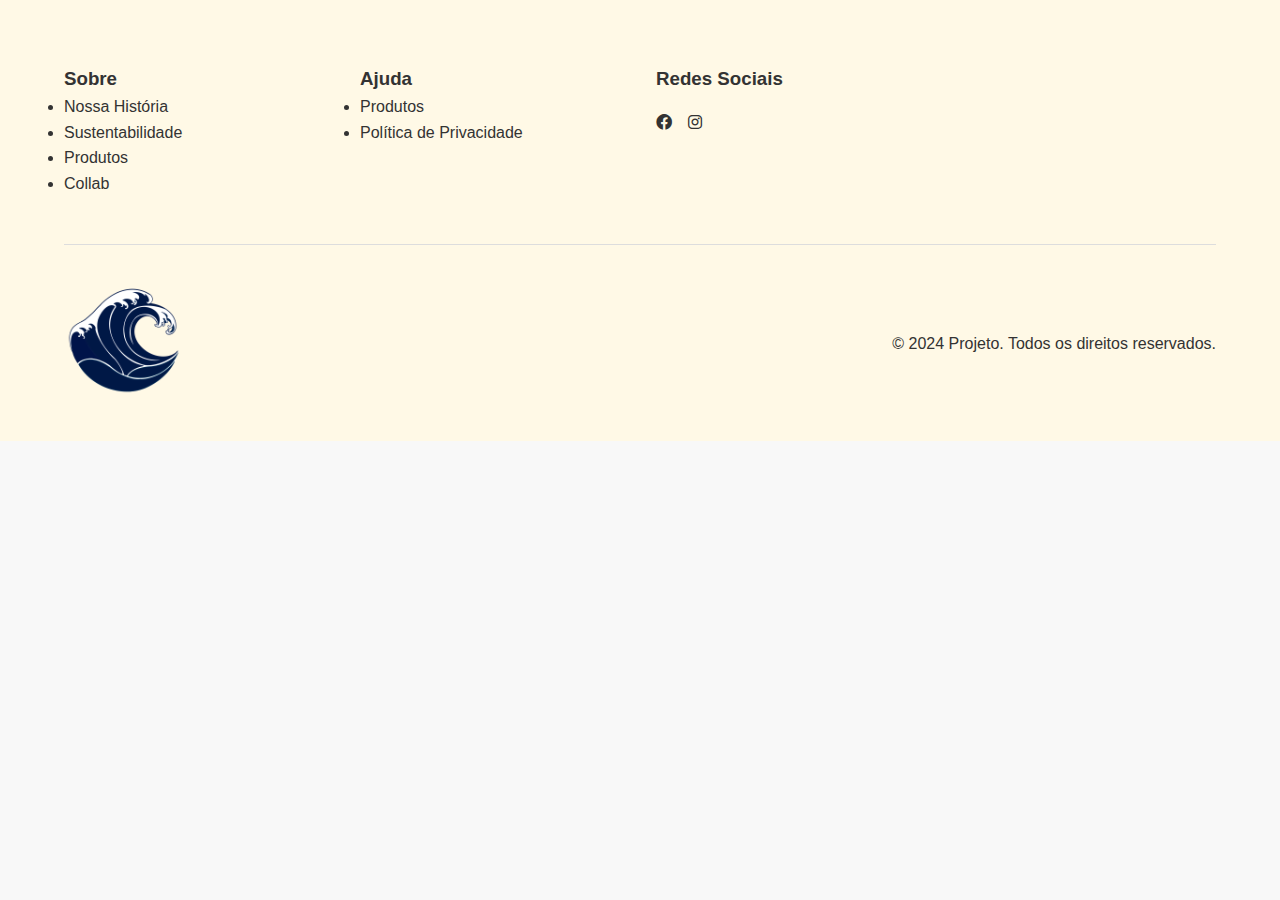
<file: contato.html>
<!DOCTYPE html>
<html lang="pt-br">
<head>
    <meta charset="UTF-8">
    <meta name="viewport" content="width=device-width, initial-scale=1.0">
    <title>Contato</title>
    <link rel="stylesheet" href="styles.css">
    <link rel="stylesheet" href="https://cdnjs.cloudflare.com/ajax/libs/font-awesome/6.0.0/css/all.min.css">
</head>
<body>
    <footer>
        <div class="footer-content">
            <div class="footer-section">
                <h3>Sobre</h3>
                <ul>
                    <li><a href="sobre.html">Nossa História</a></li>
                    <li><a href="sustentabilidade.html">Sustentabilidade</a></li>
                    <li><a href="produtos.html">Produtos</a></li>
                    <li><a href="collab.html">Collab</a></li>
                </ul>
            </div>
            <div class="footer-section">
                <h3>Ajuda</h3>
                <ul>
                    <li><a href="produtos.html">Produtos</a></li>
                    <li><a href="#">Política de Privacidade</a></li>
                </ul>
            </div>
            <div class="footer-section">
                <h3>Redes Sociais</h3>
                <div class="social-icons">
                    <a href="https://www.facebook.com" target="_blank"><i class="fab fa-facebook"></i></a>
                    <a href="https://www.instagram.com" target="_blank"><i class="fab fa-instagram"></i></a>
                </div>
            </div>
        </div>
        <div class="footer-bottom">
            <img src="logo novo.PNG" alt="Logo" class="footer-logo" style="max-width: 120px; margin-bottom: 12px;">
            <p>&copy; 2024 Projeto. Todos os direitos reservados.</p>
        </div>
    </footer>
</html>
</file>
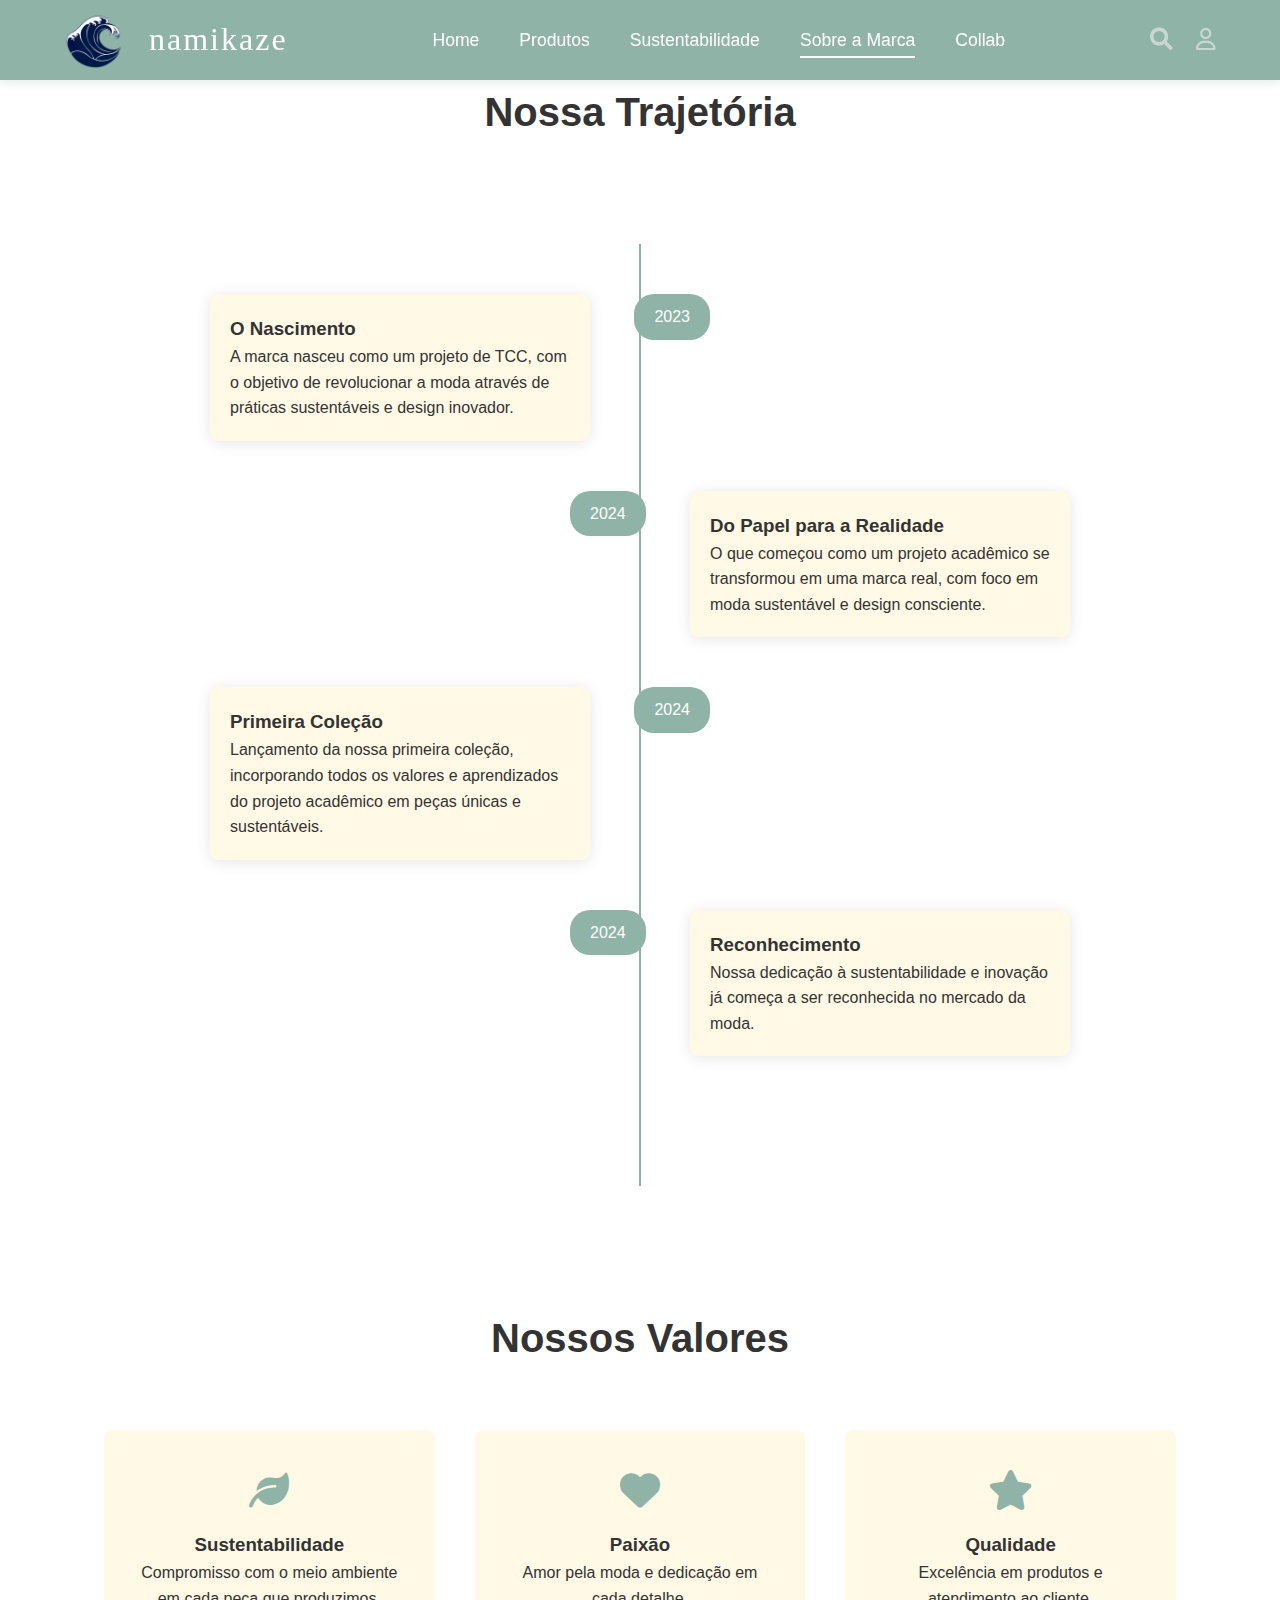
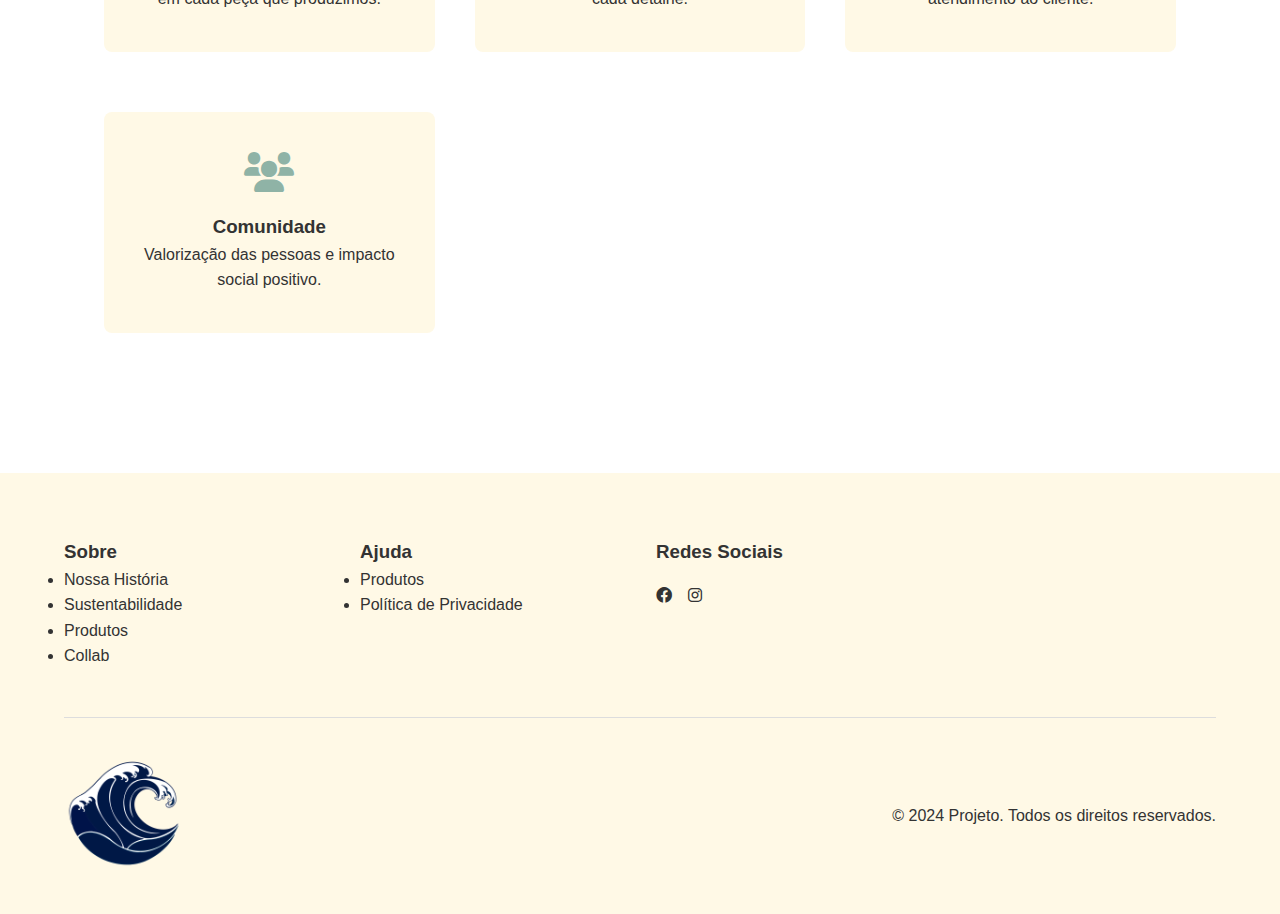
<file: sobre.html>
<!DOCTYPE html>
<html lang="pt-br">
<head>
    <meta charset="UTF-8">
    <meta name="viewport" content="width=device-width, initial-scale=1.0">
    <title>Sobre a Marca - Projeto</title>
    <link rel="stylesheet" href="styles.css">
    <link rel="stylesheet" href="https://cdnjs.cloudflare.com/ajax/libs/font-awesome/6.0.0/css/all.min.css">
    <link href="https://fonts.cdnfonts.com/css/monotype-baskerville-etext" rel="stylesheet">
</head>
<body>
    <header>
        <nav>
            <div class="logo-container">
                <div class="logo">
                    <img src="logo novo.PNG" alt="Logo">
                </div>
                <div class="brand-name">namikaze</div>
            </div>
            <ul class="menu">
                <li><a href="index.html">Home</a></li>
                <li><a href="produtos.html">Produtos</a></li>
                <li><a href="sustentabilidade.html">Sustentabilidade</a></li>
                <li><a href="sobre.html" class="active">Sobre a Marca</a></li>
                <li><a href="collab.html">Collab</a></li>
            </ul>
            <div class="nav-icons">
                <a href="#" class="search-icon"><i class="fas fa-search"></i></a>
                <a href="#" class="profile-icon"><i class="far fa-user"></i></a>
            </div>
        </nav>
    </header>

   

        <section class="historia">
            <div class="container">
                <h2>Nossa Trajetória</h2>
                <div class="timeline">
                    <div class="timeline-item">
                        <div class="year">2023</div>
                        <div class="content">
                            <h3>O Nascimento</h3>
                            <p>A marca nasceu como um projeto de TCC, com o objetivo de revolucionar a moda através de práticas sustentáveis e design inovador.</p>
                        </div>
                    </div>
                    <div class="timeline-item">
                        <div class="year">2024</div>
                        <div class="content">
                            <h3>Do Papel para a Realidade</h3>
                            <p>O que começou como um projeto acadêmico se transformou em uma marca real, com foco em moda sustentável e design consciente.</p>
                        </div>
                    </div>
                    <div class="timeline-item">
                        <div class="year">2024</div>
                        <div class="content">
                            <h3>Primeira Coleção</h3>
                            <p>Lançamento da nossa primeira coleção, incorporando todos os valores e aprendizados do projeto acadêmico em peças únicas e sustentáveis.</p>
                        </div>
                    </div>
                    <div class="timeline-item">
                        <div class="year">2024</div>
                        <div class="content">
                            <h3>Reconhecimento</h3>
                            <p>Nossa dedicação à sustentabilidade e inovação já começa a ser reconhecida no mercado da moda.</p>
                        </div>
                    </div>
                </div>
            </div>
        </section>

        <section class="valores">
            <div class="container">
                <h2>Nossos Valores</h2>
                <div class="valores-grid">
                    <div class="valor-item">
                        <i class="fas fa-leaf"></i>
                        <h3>Sustentabilidade</h3>
                        <p>Compromisso com o meio ambiente em cada peça que produzimos.</p>
                    </div>
                    <div class="valor-item">
                        <i class="fas fa-heart"></i>
                        <h3>Paixão</h3>
                        <p>Amor pela moda e dedicação em cada detalhe.</p>
                    </div>
                    <div class="valor-item">
                        <i class="fas fa-star"></i>
                        <h3>Qualidade</h3>
                        <p>Excelência em produtos e atendimento ao cliente.</p>
                    </div>
                    <div class="valor-item">
                        <i class="fas fa-users"></i>
                        <h3>Comunidade</h3>
                        <p>Valorização das pessoas e impacto social positivo.</p>
                    </div>
                </div>
            </div>
        </section>

       

    <footer>
        <div class="footer-content">
            <div class="footer-section">
                <h3>Sobre</h3>
                <ul>
                    <li><a href="sobre.html">Nossa História</a></li>
                    <li><a href="sustentabilidade.html">Sustentabilidade</a></li>
                    <li><a href="produtos.html">Produtos</a></li>
                    <li><a href="collab.html">Collab</a></li>
                </ul>
            </div>
            <div class="footer-section">
                <h3>Ajuda</h3>
                <ul>
                    <li><a href="produtos.html">Produtos</a></li>
                    <li><a href="#">Política de Privacidade</a></li>
                </ul>
            </div>
            <div class="footer-section">
                <h3>Redes Sociais</h3>
                <div class="social-icons">
                    <a href="https://www.facebook.com" target="_blank"><i class="fab fa-facebook"></i></a>
                    <a href="https://www.instagram.com" target="_blank"><i class="fab fa-instagram"></i></a>
                </div>
            </div>
        </div>
        <div class="footer-bottom">
            <img src="logo novo.PNG" alt="Logo" class="footer-logo" style="max-width: 120px; margin-bottom: 12px;">
            <p>&copy; 2024 Projeto. Todos os direitos reservados.</p>
        </div>
    </footer>
</body>
</html>
</file>
<file: styles.css>
/* Importação da fonte Baskerville */
@import url('https://fonts.cdnfonts.com/css/monotype-baskerville-etext');

/* Definição alternativa para a fonte Baskerville */
@font-face {
    font-family: 'Monotype Baskerville eText';
    src: url('https://fonts.cdnfonts.com/s/35059/BaskervilleETextW01-Regular.woff2') format('woff2'),
         url('https://fonts.cdnfonts.com/s/35059/BaskervilleETextW01-Regular.woff') format('woff');
    font-weight: normal;
    font-style: normal;
}

* {
    margin: 0;
    padding: 0;
    box-sizing: border-box;
}

body {
    font-family: 'Segoe UI', Tahoma, Geneva, Verdana, sans-serif;
    line-height: 1.6;
    color: #333;
    background-color: #f8f8f8;
}

a {
    text-decoration: none;
    color: inherit;
    transition: all 0.3s ease;
}

/* Header e Navegação */
header {
    background-color: #8FB3A6;
    box-shadow: 0 2px 10px rgba(0, 0, 0, 0.1);
    position: fixed;
    width: 100%;
    top: 0;
    z-index: 1000;
    height: 80px; /* Aumentado de 55px para 80px */
}

nav {
    display: flex;
    justify-content: space-between;
    align-items: center;
    padding: 0.5rem 5%;
    max-width: 1400px;
    margin: 0 auto;
    height: 100%;
}

.logo-container {
    display: flex;
    align-items: center;
    gap: 20px;
}

.logo {
    display: flex;
    align-items: center;
}

.logo img {
    height: 60px; /* Aumentado de 50px para 60px */
}

.brand-name {
    font-weight: normal;
    color: white;
    font-size: 2rem; /* Aumentado para 2rem */
    letter-spacing: 2px;
    font-family: 'Monotype Baskerville eText', 'Baskerville', serif;
    margin-left: 5px;
}

.menu {
    display: flex;
    list-style: none;
    gap: 2.5rem; /* Aumentado de 2rem para 2.5rem */
}

.menu a {
    font-weight: 500;
    padding: 0.5rem 0;
    position: relative;
    color: white;
    font-size: 1.1rem; /* Novo tamanho de fonte */
}

.menu a::after {
    content: '';
    position: absolute;
    bottom: 0;
    left: 0;
    width: 0;
    height: 2px;
    background-color: white;
    transition: width 0.3s ease;
}

.menu a:hover::after,
.menu a.active::after {
    width: 100%;
}

.nav-icons {
    display: flex;
    gap: 1.5rem;
    align-items: center;
}

.nav-icons a {
    color: rgba(255, 255, 255, 0.7);
    transition: all 0.3s ease;
    font-size: 1.4rem; /* Aumentado de 1.2rem para 1.4rem */
}

.nav-icons a:hover {
    color: rgba(255, 255, 255, 1);
}

.nav-icons i {
    opacity: 0.7;
    transition: opacity 0.3s ease;
}

.nav-icons i:hover {
    opacity: 1;
}

/* Espaçamento padrão entre sections */
main > section {
    margin-bottom: 7px;
}

/* Hero Section */
.hero {
    position: relative;
    width: 100%;
    height: 100vh;
    overflow: hidden;
    margin-bottom: 7px;
    color: white;
    margin-top: 80px; /* Adicionado para compensar o header fixo */
}

.hero img {
    width: 100%;
    height: 100%;
    object-fit: cover;
    position: absolute;
    top: 0;
    left: 0;
}

.hero-content {
    position: relative;
    z-index: 1;
    color: white !important;
    text-align: center;
    padding: 2rem;
    display: flex;
    flex-direction: column;
    justify-content: center;
    align-items: center;
    height: 100%;
    background-color: rgba(0, 0, 0, 0.4);
}

.hero-content h1 {
    font-size: 3rem;
    margin-bottom: 1rem;
    color: white !important;
}

.hero-content p {
    font-size: 1.2rem;
    margin-bottom: 2rem;
    color: white !important;
}

.cta-button {
    display: inline-block;
    padding: 1rem 2rem;
    background-color: #fff;
    color: #000;
    text-decoration: none;
    border-radius: 5px;
    font-weight: bold;
    transition: all 0.3s ease;
}

.cta-button:hover {
    background-color: #000;
    color: #fff;
}

/* Image Grid */
.image-grid {
    display: flex;
    gap: 7px;
    padding: 0 10px;
    max-width: 1920px;
    margin: 0 auto;
    margin-bottom: 7px;
}

.grid-item {
    position: relative;
    height: 800px;
    overflow: hidden;
}

.grid-item.left {
    width: 80%;
}

.grid-item.right {
    width: 40%;
}

.grid-item img {
    width: 100%;
    height: 100%;
    object-fit: cover;
}

/* Bottom Text */
.bottom-text {
    text-align: center;
    padding: 2rem;
    font-size: 1.2rem;
    margin-bottom: 7px;
}

.highlight {
    font-weight: bold;
}

/* Seção de Cadastro */
.cadastro {
    padding: 4rem 2rem;
    max-width: 1200px;
    margin: 0 auto;
    margin-bottom: 7px;
}

.cadastro-content {
    display: flex;
    justify-content: space-between;
    gap: 4rem;
    position: relative;
    margin-bottom: 2rem;
}

.cadastro-text {
    max-width: 400px;
}

.cadastro h2 {
    font-size: 1.5rem;
    font-weight: 500;
    color: #000;
    margin-bottom: 1rem;
}

.cadastro-text p {
    color: #000;
}

.form-cadastro {
    display: flex;
    gap: 1rem;
    align-items: center;
    flex: 1;
    margin-top: 3.5rem;
}

.form-cadastro input {
    flex: 1;
    padding: 1rem 1.5rem;
    border: 1px solid #E5E5E5;
    border-radius: 50px;
    font-size: 1rem;
    min-width: 0;
}

.form-cadastro input::placeholder {
    color: #666;
}

.form-cadastro button {
    padding: 1rem 3rem;
    background-color: #000;
    color: white;
    border: none;
    border-radius: 50px;
    cursor: pointer;
    font-size: 1rem;
    white-space: nowrap;
    min-width: 200px;
}

.form-info {
    font-size: 0.9rem;
    color: #666;
    line-height: 1.6;
    max-width: 800px;
}

/* Footer */
footer {
    background-color: #FFF9E6;
    padding: 4rem 5% 2rem;
}

.footer-content {
    display: grid;
    grid-template-columns: repeat(4, 1fr);
    gap: 2rem;
    max-width: 1400px;
    margin: 0 auto;
}

.footer-col h3, .footer-col h4 {
    margin-bottom: 1.5rem;
    font-weight: 600;
    color: #000;
}

.footer-col p {
    color: #666;
    margin-bottom: 1.5rem;
}

.footer-col ul {
    list-style: none;
}

.footer-col ul li {
    margin-bottom: 0.8rem;
}

.footer-col ul li a {
    color: #666;
    transition: color 0.3s ease;
}

.footer-col ul li a:hover {
    color: #8FB3A6;
}

.social-icons {
    display: flex;
    gap: 1rem;
    margin-top: 1rem;
}

.social-icons img {
    width: 24px;
    height: 24px;
    transition: all 0.3s ease;
}

.social-icons img:hover {
    transform: scale(1.1);
    opacity: 0.8;
}

.footer-bottom {
    margin-top: 3rem;
    padding-top: 2rem;
    border-top: 1px solid #ddd;
    display: flex;
    justify-content: space-between;
    align-items: center;
    max-width: 1400px;
    margin: 3rem auto 0;
}

.footer-links {
    display: flex;
    gap: 2rem;
}

.footer-links a {
    color: #666;
    transition: color 0.3s ease;
}

.footer-links a:hover {
    color: #8FB3A6;
}

/* Responsividade */
@media (max-width: 1024px) {
    .novidades-hero {
        grid-template-columns: 1fr;
    }

    .novidades-secundarias {
        grid-template-columns: repeat(2, 1fr);
    }

    .tendencias-grid {
        grid-template-columns: repeat(2, 1fr);
    }

    .footer-content {
        grid-template-columns: repeat(2, 1fr);
    }
}

@media (max-width: 768px) {
    .menu {
        display: none;
    }

    .novidade-destaque {
        grid-template-columns: 1fr;
    }

    .novidades-secundarias {
        grid-template-columns: 1fr;
    }

    .tendencias-grid {
        grid-template-columns: 1fr;
    }

    .footer-content {
        grid-template-columns: 1fr;
    }

    .footer-bottom {
        flex-direction: column;
        gap: 1rem;
        text-align: center;
    }

    .input-group {
        flex-direction: column;
    }

    .carrossel-simples {
        height: 80vh;
        margin-top: 80px; /* Atualizado para a nova altura do header */
    }
    
    .produtos-hero,
    .novidades-hero,
    .sustentabilidade-hero,
    .sobre-hero,
    .hero-sobre,
    .launch-hero {
        margin-top: 80px; /* Atualizado para a nova altura do header */
    }
}

/* Carrossel */
.carousel {
    position: relative;
    width: 100%;
    height: 100vh;
    background-color: #666;
    display: flex;
    justify-content: center;
    align-items: center;
    margin-bottom: 7px;
}

.carousel-content {
    position: absolute;
    text-align: center;
    color: white;
    z-index: 2;
    padding: 2rem;
}

.carousel-content h2 {
    font-size: 3rem;
    font-weight: normal;
    color: white;
}

.carousel-content .highlight {
    font-weight: bold;
    color: white;
}

.carousel-image {
    position: absolute;
    top: 0;
    left: 0;
    width: 100%;
    height: 100%;
}

.carousel-image img {
    width: 100%;
    height: 100%;
    object-fit: cover;
}

/* Responsividade do Carrossel */
@media (max-width: 768px) {
    .carousel-content h2 {
        font-size: 2rem;
    }
}

/* Página de Produto */
.page-wrapper {
    padding-top: 80px; /* Atualizado para a nova altura do header */
    background-color: #fff;
}

.produto {
    max-width: 100%;
    margin: 0 auto;
}

.breadcrumb {
    font-size: 0.875rem;
    padding: 1rem 2rem;
    color: #666;
    max-width: 1200px;
    margin: 0 auto;
}

.breadcrumb a {
    color: #666;
    text-decoration: none;
}

.produto-grid {
    display: grid;
    grid-template-columns: 65% 35%;
    width: 100%;
}

.imagens {
    display: grid;
    grid-template-columns: repeat(2, 1fr);
    background: #f5f5f5;
}

.imagem-produto {
    width: 100%;
    height: 100%;
    object-fit: contain;
    background: #f5f5f5;
    padding: 2rem;
}

.info {
    display: flex;
    flex-direction: column;
    gap: 1.5rem;
    padding: 2rem;
    background: white;
}

.info h1 {
    font-size: 1.25rem;
    line-height: 1.4;
    font-weight: 500;
    color: #333;
}

.preco {
    margin-bottom: 0.5rem;
}

.preco h2 {
    font-size: 1.25rem;
    font-weight: 500;
    color: #333;
}

.cor-selector {
    display: flex;
    gap: 1rem;
}

.cor-opcao {
    padding: 0.75rem 1.5rem;
    font-size: 0.875rem;
    border: 1px solid #ddd;
    background: white;
    border-radius: 4px;
    cursor: pointer;
    min-width: 200px;
}

.cor-opcao.selected {
    border-color: #333;
}

.descricao {
    font-size: 0.875rem;
    line-height: 1.6;
    color: #666;
}

.tamanhos {
    display: flex;
    gap: 0.75rem;
}

.tamanhos button {
    width: 45px;
    height: 45px;
    border: 1px solid #ddd;
    background: white;
    border-radius: 50%;
    font-size: 0.875rem;
    cursor: pointer;
    transition: all 0.2s;
}

.tamanhos button:hover,
.tamanhos button.selected {
    border-color: #333;
}

.acoes {
    display: flex;
    flex-direction: column;
    gap: 0.75rem;
    margin-top: 1rem;
}

.acoes button {
    padding: 1rem;
    font-size: 0.875rem;
    border: none;
    border-radius: 50px;
    cursor: pointer;
    width: 100%;
    transition: all 0.2s;
    font-weight: 500;
}

.adicionar {
    background-color: #00BFB3;
    color: white;
}

.comprar {
    background-color: #008F86;
    color: white;
}

.adicionar:hover {
    background-color: #00a69b;
}

.comprar:hover {
    background-color: #007a73;
}

.acordeao {
    border-top: 1px solid #ddd;
}

.acordeao details {
    border-bottom: 1px solid #ddd;
    padding: 1rem 0;
}

.acordeao summary {
    font-size: 0.875rem;
    cursor: pointer;
    list-style: none;
    display: flex;
    align-items: center;
}

.acordeao summary::-webkit-details-marker {
    display: none;
}

.acordeao summary::before {
    content: "+";
    margin-right: 0.75rem;
    font-size: 1rem;
}

details[open] summary::before {
    content: "-";
}

.acordeao p {
    padding: 1rem 0 0 1.5rem;
    color: #666;
    font-size: 0.875rem;
    line-height: 1.6;
}

/* Produtos Relacionados */
.produtos-relacionados {
    padding: 4rem 0;
    background: #fff;
    border-top: 1px solid #eee;
}

.produtos-relacionados .container {
    max-width: 90%;
    margin: 0 auto;
}

.produtos-relacionados h2 {
    font-size: 1.25rem;
    font-weight: normal;
    color: #333;
    margin-bottom: 3rem;
    max-width: 90%;
    margin-left: auto;
    margin-right: auto;
}

.carrossel-container {
    position: relative;
    display: flex;
    align-items: center;
    gap: 1rem;
    width: 100%;
}

.produtos-grid {
    display: grid;
    grid-template-columns: repeat(6, 1fr);
    gap: 1.5rem;
    width: 100%;
    overflow-x: auto;
    scroll-behavior: smooth;
    scrollbar-width: none;
    -ms-overflow-style: none;
    padding: 1rem;
}

.produtos-grid::-webkit-scrollbar {
    display: none;
}

.produto-card {
    display: flex;
    flex-direction: column;
    gap: 1rem;
    min-width: 280px;
}

.produto-card img {
    width: 100%;
    aspect-ratio: 1;
    object-fit: cover;
    background: #f5f5f5;
}

.produto-card h3 {
    font-size: 0.875rem;
    font-weight: normal;
    color: #333;
    margin: 0;
}

.produto-card .preco-produto {
    font-size: 0.875rem;
    color: #333;
    margin: 0;
}

.produto-card .parcelas {
    font-size: 0.75rem;
    color: #666;
    margin: 0;
}

.nav-btn {
    position: absolute;
    top: 50%;
    transform: translateY(-50%);
    width: 48px;
    height: 48px;
    border: none;
    background: rgba(255, 255, 255, 0.9);
    border-radius: 50%;
    font-size: 2rem;
    display: flex;
    align-items: center;
    justify-content: center;
    cursor: pointer;
    box-shadow: 0 2px 4px rgba(0, 0, 0, 0.1);
    z-index: 2;
    transition: all 0.3s ease;
}

.nav-btn:hover {
    background: white;
    box-shadow: 0 4px 8px rgba(0, 0, 0, 0.2);
}

.nav-btn.prev {
    left: 0;
}

.nav-btn.next {
    right: 0;
}

@media (max-width: 768px) {
    .produtos-relacionados {
        padding: 2rem 0;
    }

    .produtos-relacionados .container {
        max-width: 100%;
    }

    .produtos-grid {
        grid-template-columns: repeat(6, 80%);
        gap: 1rem;
        padding: 0.5rem;
    }

    .produto-card {
        min-width: 200px;
    }

    .nav-btn {
        width: 40px;
        height: 40px;
        font-size: 1.5rem;
    }
}

@media (max-width: 480px) {
    .produtos-grid {
        grid-template-columns: repeat(6, 90%);
    }
}

/* Página de Produtos */
.produtos-page {
    padding-top: 0;
}

.produtos-hero {
    height: 60vh;
    background: url('https://i.pinimg.com/736x/d9/0a/37/d90a37a310896c9b6c2c3e2eb7736b1e.jpg') center/cover;
    display: flex;
    align-items: center;
    justify-content: center;
    text-align: center;
    color: white;
    position: relative;
    margin-top: 80px; /* Atualizado para a nova altura do header */
}

.produtos-hero::before {
    content: '';
    position: absolute;
    top: 0;
    left: 0;
    right: 0;
    bottom: 0;
    background: rgba(0, 0, 0, 0.4);
}

.hero-text {
    position: relative;
    z-index: 1;
    color: white !important;
}

.hero-text h1 {
    font-size: 3.5rem;
    margin-bottom: 1rem;
    font-weight: 300;
    color: white !important;
}

.hero-text p {
    font-size: 1.2rem;
    opacity: 0.9;
    color: white !important;
}

.filtros {
    padding: 2rem 0;
    background: #fff;
}

.filtros-container {
    max-width: 1200px;
    margin: 0 auto;
    display: flex;
    justify-content: center;
    gap: 1rem;
    padding: 0 1rem;
}

.filtro-btn {
    padding: 0.8rem 1.5rem;
    border: 1px solid #ddd;
    background: transparent;
    border-radius: 25px;
    cursor: pointer;
    transition: all 0.3s ease;
    font-size: 0.9rem;
}

.filtro-btn:hover,
.filtro-btn.active {
    background: #000;
    color: white;
    border-color: #000;
}

.produtos-grid {
    display: grid;
    grid-template-columns: repeat(3, 1fr);
    gap: 2rem;
    padding: 2rem;
    max-width: 1400px;
    margin: 0 auto;
}

.produto-card {
    position: relative;
}

.produto-imagem {
    position: relative;
    overflow: hidden;
    aspect-ratio: 3/4;
}

.produto-imagem img {
    width: 100%;
    height: 100%;
    object-fit: cover;
    transition: transform 0.3s ease;
}

.produto-hover {
    position: absolute;
    bottom: -50px;
    left: 0;
    right: 0;
    background: rgba(255, 255, 255, 0.9);
    padding: 1rem;
    display: flex;
    justify-content: center;
    transition: bottom 0.3s ease;
}

.produto-card:hover .produto-imagem img {
    transform: scale(1.05);
}

.produto-card:hover .produto-hover {
    bottom: 0;
}

.quick-view {
    padding: 0.8rem 2rem;
    background: #000;
    color: white;
    border: none;
    border-radius: 25px;
    cursor: pointer;
    transition: all 0.3s ease;
}

.quick-view:hover {
    background: #333;
}

.produto-info {
    padding: 1rem 0;
    text-align: center;
}

.produto-info h3 {
    font-size: 1rem;
    margin-bottom: 0.5rem;
    font-weight: normal;
}

.produto-preco {
    font-size: 1.1rem;
    font-weight: bold;
    margin-bottom: 0.3rem;
}

.produto-parcelas {
    font-size: 0.9rem;
    color: #666;
}

.newsletter-produtos {
    background: #f8f8f8;
    padding: 4rem 2rem;
    text-align: center;
    margin-top: 4rem;
}

.newsletter-content {
    max-width: 600px;
    margin: 0 auto;
}

.newsletter-content h2 {
    font-size: 2rem;
    margin-bottom: 1rem;
    font-weight: 400;
    color: #000;
}

.newsletter-content p {
    font-size: 1rem;
    margin-bottom: 2rem;
    color: #666;
    max-width: 600px;
}

.newsletter-form {
    display: flex;
    gap: 1rem;
    margin-top: 2rem;
    max-width: 800px;
}

.newsletter-form input {
    flex: 1;
    padding: 1rem;
    border: 1px solid #ddd;
    border-radius: 5px;
    font-size: 1rem;
    background: #fff;
}

.newsletter-form input::placeholder {
    color: #666;
}

.newsletter-form button {
    padding: 1rem 2rem;
    background-color: #000;
    color: white;
    border: none;
    border-radius: 5px;
    cursor: pointer;
    font-weight: 500;
    min-width: 120px;
}

.newsletter-form button:hover {
    background-color: #333;
}

.newsletter-terms {
    display: flex;
    align-items: flex-start;
    gap: 0.5rem;
    font-size: 0.9rem;
    color: #666;
    margin-top: 1rem;
}

.newsletter-terms input[type="checkbox"] {
    margin-top: 0.3rem;
}

/* Texto descritivo abaixo do formulário */
.form-info {
    font-size: 0.9rem;
    color: #666;
    margin-top: 2rem;
    max-width: 600px;
    line-height: 1.6;
}

@media (max-width: 1200px) {
    .produtos-grid {
        grid-template-columns: repeat(2, 1fr);
        padding: 2rem;
    }
}

@media (max-width: 768px) {
    .produtos-hero h1 {
        font-size: 2.5rem;
    }

    .filtros-container {
        flex-wrap: wrap;
    }

    .produtos-grid {
        grid-template-columns: 1fr;
        padding: 1rem;
    }

    .newsletter-form {
        flex-direction: column;
    }
}

/* Página de Novidades */
.novidades-page {
    padding-top: 0;
}

.novidades-hero {
    margin-top: 80px; /* Atualizado para a nova altura do header */
    display: grid;
    grid-template-columns: 1fr 1fr;
    gap: 2rem;
    padding: 4rem 5%;
    background: rgba(0, 0, 0, 0.2);
    color: white;
}

.hero-content {
    display: flex;
    flex-direction: column;
    justify-content: center;
    gap: 1.5rem;
    padding-right: 2rem;
    color: white !important;
}

.tag-destaque {
    background-color: #8FB3A6;
    color: white;
    padding: 0.5rem 1rem;
    border-radius: 20px;
    display: inline-block;
    font-size: 0.9rem;
    font-weight: 600;
    width: fit-content;
}

.hero-content h1 {
    font-size: 3rem;
    line-height: 1.2;
    color: white !important;
    font-weight: 700;
}

.hero-content p {
    font-size: 1.2rem;
    color: white !important;
}

.cta-button {
    background-color: #8FB3A6;
    color: white;
    padding: 1rem 2rem;
    border-radius: 30px;
    display: inline-flex;
    align-items: center;
    gap: 0.5rem;
    width: fit-content;
    font-weight: 500;
    transition: all 0.3s ease;
}

.cta-button:hover {
    transform: translateX(5px);
    background-color: #7a9a8f;
}

.hero-image {
    position: relative;
    border-radius: 10px;
    overflow: hidden;
    box-shadow: 0 10px 30px rgba(0,0,0,0.1);
}

.hero-image img {
    width: 100%;
    height: 100%;
    object-fit: cover;
}

.hero-overlay {
    position: absolute;
    top: 0;
    left: 0;
    width: 100%;
    height: 100%;
    background: linear-gradient(to right, rgba(0,0,0,0.1), rgba(0,0,0,0.2));
}

/* Grid de Novidades */
.novidades-grid {
    padding: 4rem 5%;
    max-width: 1400px;
    margin: 0 auto;
}

.novidade-destaque {
    display: grid;
    grid-template-columns: 1fr 1fr;
    gap: 2rem;
    margin-bottom: 4rem;
    background: #f8f8f8;
    border-radius: 10px;
    overflow: hidden;
    box-shadow: 0 5px 15px rgba(0,0,0,0.05);
}

.novidade-imagem {
    position: relative;
    overflow: hidden;
}

.novidade-imagem img {
    width: 100%;
    height: 100%;
    object-fit: cover;
    transition: transform 0.3s ease;
}

.novidade-overlay {
    position: absolute;
    top: 0;
    left: 0;
    width: 100%;
    height: 100%;
    background: rgba(0,0,0,0.5);
    display: flex;
    align-items: center;
    justify-content: center;
    opacity: 0;
    transition: opacity 0.3s ease;
}

.novidade-imagem:hover .novidade-overlay {
    opacity: 1;
}

.novidade-imagem:hover img {
    transform: scale(1.05);
}

.read-more {
    color: white;
    padding: 1rem 2rem;
    border: 2px solid white;
    border-radius: 30px;
    font-weight: 500;
    transition: all 0.3s ease;
}

.read-more:hover {
    background-color: rgba(255,255,255,0.2);
}

.novidade-content {
    padding: 2rem;
    display: flex;
    flex-direction: column;
    gap: 1rem;
}

.data {
    color: #666;
    font-size: 0.9rem;
    display: flex;
    align-items: center;
    gap: 0.5rem;
}

.novidade-content h2 {
    font-size: 2rem;
    color: #000;
    font-weight: 600;
}

.novidade-content p {
    color: #666;
    line-height: 1.6;
}

.novidade-tags {
    display: flex;
    gap: 0.5rem;
    flex-wrap: wrap;
    margin-top: 1rem;
}

.tag {
    background-color: #8FB3A6;
    padding: 0.3rem 0.8rem;
    border-radius: 15px;
    font-size: 0.8rem;
    color: white;
    transition: all 0.3s ease;
}

.tag:hover {
    background-color: #7a9a8f;
}

.novidades-secundarias {
    display: grid;
    grid-template-columns: repeat(3, 1fr);
    gap: 2rem;
}

.novidade-card {
    background: #f8f8f8;
    border-radius: 10px;
    overflow: hidden;
    box-shadow: 0 5px 15px rgba(0,0,0,0.05);
    transition: transform 0.3s ease;
}

.novidade-card:hover {
    transform: translateY(-5px);
}

.novidade-card .novidade-content {
    padding: 1.5rem;
}

.novidade-card h3 {
    font-size: 1.5rem;
    color: #000;
    font-weight: 600;
}

/* Seção de Tendências */
.tendencias {
    padding: 4rem 5%;
    background-color: #fff;
}

.tendencias h2 {
    text-align: center;
    margin-bottom: 3rem;
    font-size: 2.5rem;
    color: #000;
    font-weight: 700;
}

.tendencias-grid {
    display: grid;
    grid-template-columns: repeat(3, 1fr);
    gap: 2rem;
    max-width: 1400px;
    margin: 0 auto;
}

.tendencia-item {
    text-align: center;
}

.tendencia-imagem {
    position: relative;
    border-radius: 10px;
    overflow: hidden;
    margin-bottom: 1rem;
    box-shadow: 0 5px 15px rgba(0,0,0,0.1);
}

.tendencia-imagem img {
    width: 100%;
    height: 300px;
    object-fit: cover;
    transition: transform 0.3s ease;
}

.tendencia-overlay {
    position: absolute;
    top: 0;
    left: 0;
    width: 100%;
    height: 100%;
    background: rgba(0,0,0,0.5);
    display: flex;
    align-items: center;
    justify-content: center;
    opacity: 0;
    transition: opacity 0.3s ease;
}

.tendencia-imagem:hover .tendencia-overlay {
    opacity: 1;
}

.tendencia-imagem:hover img {
    transform: scale(1.05);
}

.explore-button {
    color: white;
    padding: 1rem 2rem;
    border: 2px solid white;
    border-radius: 30px;
    font-weight: 500;
    transition: all 0.3s ease;
}

.explore-button:hover {
    background-color: rgba(255,255,255,0.2);
}

.tendencia-item h3 {
    font-size: 1.5rem;
    color: #000;
    margin-bottom: 0.5rem;
    font-weight: 600;
}

.tendencia-item p {
    color: #666;
}

/* Newsletter */
.newsletter-novidades,
.manifesto,
.participe {
    padding: 4rem 5%;
    background-color: #fff;
    text-align: left;
    color: #000;
}

.newsletter-content,
.manifesto-content,
.cta-content {
    max-width: 1200px;
    margin: 0 auto;
}

.newsletter-content h2,
.manifesto h2,
.participe h2 {
    font-size: 2rem;
    margin-bottom: 1rem;
    font-weight: 400;
    color: #000;
}

.newsletter-content p,
.manifesto p,
.participe p {
    font-size: 1rem;
    margin-bottom: 2rem;
    color: #666;
    max-width: 600px;
}

.newsletter-form {
    display: flex;
    gap: 1rem;
    margin-top: 2rem;
    max-width: 800px;
}

.newsletter-form input {
    flex: 1;
    padding: 1rem 1.5rem;
    border: 1px solid #ddd;
    border-radius: 50px;
    font-size: 1rem;
    background: #fff;
    min-width: 0;
}

.newsletter-form input::placeholder {
    color: #666;
}

.newsletter-form button {
    padding: 1rem 2rem;
    background-color: #000;
    color: white;
    border: none;
    border-radius: 50px;
    cursor: pointer;
    font-weight: 500;
    min-width: 150px;
    display: inline-flex;
    align-items: center;
    justify-content: center;
    gap: 0.5rem;
    white-space: nowrap;
}

.newsletter-form button::after {
    content: '→';
    font-size: 1.2rem;
    margin-left: 0.5rem;
}

.newsletter-form button:hover {
    background-color: #333;
}

.newsletter-terms {
    display: flex;
    align-items: flex-start;
    gap: 0.8rem;
    font-size: 0.9rem;
    color: #666;
    margin-top: 1rem;
    cursor: pointer;
}

.newsletter-terms input[type="checkbox"] {
    margin-top: 0.3rem;
    width: 16px;
    height: 16px;
    border-radius: 4px;
    border: 1px solid #ddd;
    cursor: pointer;
}

@media (max-width: 768px) {
    .newsletter-form {
        flex-direction: column;
    }

    .newsletter-form input {
        width: 100%;
    }

    .newsletter-form button {
        width: 100%;
        justify-content: center;
    }
}

/* Página de Sustentabilidade */
.sustentabilidade-page {
    padding-top: 0;
}

.sustentabilidade-hero {
    position: relative;
    min-height: 100vh;
    display: flex;
    align-items: center;
    justify-content: center;
    text-align: center;
    margin-top: 0;
    background: url('https://i.pinimg.com/736x/0f/8d/0d/0f8d0d7b0cf228a33e13939842daf416.jpg') center/cover;
    padding: 4rem 2rem;
}

.cases-grid1 {
    display: flex;
    justify-content: center;
}


.sustentabilidade-hero .hero-content {
    position: relative;
    z-index: 1;
    max-width: 800px;
    margin: 0 auto;
}

.sustentabilidade-hero img {
    display: none;
}

.eco-tag {
    display: inline-block;
    background: #8FB3A6;
    color: white;
    padding: 0.5rem 1.5rem;
    border-radius: 25px;
    font-size: 0.9rem;
    margin-bottom: 2rem;
    text-transform: uppercase;
    letter-spacing: 2px;
}

.sustentabilidade-hero .hero-content h1 {
    color: #333;
    font-size: 3.5rem;
    line-height: 1.2;
    margin-bottom: 1.5rem;
    font-weight: 500;
}

.sustentabilidade-hero .hero-content p {
    color: #666;
    font-size: 1.2rem;
    line-height: 1.6;
}

.nosso-compromisso {
    padding: 6rem 2rem;
    background: #fff;
}

.compromisso-grid {
    display: grid;
    grid-template-columns: 1fr 1fr;
    gap: 4rem;
    max-width: 1400px;
    margin: 0 auto;
}

.compromisso-texto h2 {
    font-size: 2.5rem;
    margin-bottom: 2rem;
    font-weight: 300;
}

.compromisso-texto > p {
    font-size: 1.2rem;
    color: #666;
    margin-bottom: 3rem;
    line-height: 1.6;
}

.compromisso-lista {
    list-style: none;
    display: grid;
    gap: 2rem;
}

.compromisso-lista li {
    display: flex;
    gap: 1.5rem;
    align-items: flex-start;
}

.numero {
    font-size: 2.5rem;
    font-weight: 300;
    color: #4CAF50;
    line-height: 1;
}

.compromisso-lista h3 {
    font-size: 1.2rem;
    margin-bottom: 0.5rem;
    font-weight: 500;
}

.compromisso-lista p {
    color: #666;
}

.compromisso-imagem img {
    width: 100%;
    height: 100%;
    object-fit: cover;
    border-radius: 10px;
}

.impacto-ambiental {
    padding: 6rem 2rem;
    background: #f8f8f8;
}

.impacto-header {
    text-align: center;
    max-width: 700px;
    margin: 0 auto 4rem;
}

.impacto-header h2 {
    font-size: 2.5rem;
    margin-bottom: 1rem;
    font-weight: 300;
}

.impacto-header p {
    color: #666;
    font-size: 1.2rem;
}

.impacto-grid {
    display: grid;
    grid-template-columns: repeat(3, 1fr);
    gap: 2rem;
    max-width: 1200px;
    margin: 0 auto;
}

.impacto-item {
    text-align: center;
    padding: 2rem;
    background: white;
    border-radius: 10px;
    transition: transform 0.3s ease;
}

.impacto-item:hover {
    transform: translateY(-10px);
}

.impacto-numero {
    font-size: 3.5rem;
    color: #4CAF50;
    font-weight: 300;
    display: block;
    margin-bottom: 1rem;
}

.impacto-item h3 {
    font-size: 1.2rem;
    margin-bottom: 1rem;
    font-weight: 500;
}

.impacto-item p {
    color: #666;
}

.processos {
    padding: 6rem 2rem;
    background: white;
}

.processo-container {
    max-width: 1400px;
    margin: 0 auto;
}

.processo-texto {
    text-align: center;
    max-width: 700px;
    margin: 0 auto 4rem;
}

.processo-texto h2 {
    font-size: 2.5rem;
    margin-bottom: 1rem;
    font-weight: 300;
}

.processo-texto p {
    color: #666;
    font-size: 1.2rem;
}

.processo-timeline {
    display: grid;
    grid-template-columns: repeat(3, 1fr);
    gap: 2rem;
}

.processo-item {
    position: relative;
}

.processo-imagem {
    aspect-ratio: 1;
    overflow: hidden;
    border-radius: 10px;
    margin-bottom: 1.5rem;
}

.processo-imagem img {
    width: 100%;
    height: 100%;
    object-fit: cover;
    transition: transform 0.3s ease;
}

.processo-item:hover .processo-imagem img {
    transform: scale(1.05);
}

.processo-content h3 {
    font-size: 1.2rem;
    margin-bottom: 0.5rem;
    font-weight: 500;
}

.processo-content p {
    color: #666;
    line-height: 1.6;
}

.certificacoes {
    padding: 6rem 2rem;
    background: #f8f8f8;
}

.certificacoes-container {
    max-width: 1200px;
    margin: 0 auto;
    text-align: center;
}

.certificacoes h2 {
    font-size: 2.5rem;
    margin-bottom: 3rem;
    font-weight: 300;
}

.certificacoes-grid {
    display: grid;
    grid-template-columns: repeat(3, 1fr);
    gap: 3rem;
}

.certificacao-item {
    background: white;
    padding: 2rem;
    border-radius: 10px;
    transition: transform 0.3s ease;
}

.certificacao-item:hover {
    transform: translateY(-10px);
}

.certificacao-item img {
    width: 80px;
    height: 80px;
    margin-bottom: 1.5rem;
}

.certificacao-item h3 {
    font-size: 1.2rem;
    margin-bottom: 0.5rem;
    font-weight: 500;
}

.certificacao-item p {
    color: #666;
}

.participe {
    padding: 4rem 5%;
    background-color: #fff;
    text-align: left;
    color: #000;
}

.participe-content {
    max-width: 1200px;
    margin: 0 auto;
}

.participe h2 {
    font-size: 2rem;
    margin-bottom: 1rem;
    font-weight: 400;
    color: #000;
}

.participe p {
    font-size: 1rem;
    margin-bottom: 2rem;
    color: #666;
    max-width: 600px;
}

.participe-form {
    display: flex;
    gap: 1rem;
    margin-top: 2rem;
    max-width: 800px;
}

.participe-form input {
    flex: 1;
    padding: 1rem;
    border: 1px solid #ddd;
    border-radius: 5px;
    font-size: 1rem;
    background: #fff;
}

.participe-form input::placeholder {
    color: #666;
}

.participe-form button {
    padding: 1rem 2rem;
    background-color: #000;
    color: white;
    border: none;
    border-radius: 5px;
    cursor: pointer;
    font-weight: 500;
    min-width: 120px;
}

.participe-form button:hover {
    background-color: #333;
}

.participe-terms {
    display: flex;
    align-items: flex-start;
    gap: 0.8rem;
    font-size: 0.9rem;
    color: #666;
    margin-top: 1rem;
}

.participe-terms input[type="checkbox"] {
    margin-top: 0.3rem;
    width: 16px;
    height: 16px;
    border-radius: 4px;
    border: 1px solid #ddd;
    cursor: pointer;
}

/* Texto descritivo abaixo do formulário */
.participe-info {
    font-size: 0.9rem;
    color: #666;
    margin-top: 2rem;
    max-width: 600px;
    line-height: 1.6;
}

@media (max-width: 1200px) {
    .compromisso-grid,
    .processo-timeline,
    .certificacoes-grid {
        grid-template-columns: repeat(2, 1fr);
    }

    .impacto-grid {
        grid-template-columns: repeat(2, 1fr);
        gap: 1.5rem;
    }
}

@media (max-width: 768px) {
    .hero-content h1 {
        font-size: 2.5rem;
    }

    .compromisso-grid,
    .processo-timeline,
    .certificacoes-grid,
    .impacto-grid {
        grid-template-columns: 1fr;
    }

    .participe-form {
        flex-direction: column;
    }

    .compromisso-imagem {
        height: 300px;
    }
}

/* Página Sobre a Marca */
.sobre-page {
    padding-top: 0;
}

.sobre-hero {
    height: 80vh;
    background: url('https://images.unsplash.com/photo-1441986300917-64674bd600d8?w=1920&auto=format&fit=crop') center/cover;
    display: flex;
    align-items: center;
    justify-content: center;
    text-align: center;
    position: relative;
    color: white;
    margin-top: 80px; /* Atualizado para a nova altura do header */
}

.sobre-hero::before {
    content: '';
    position: absolute;
    top: 0;
    left: 0;
    right: 0;
    bottom: 0;
    background: rgba(0, 0, 0, 0.4);
}

.brand-tag {
    display: inline-block;
    background: #8FB3A6;
    color: white;
    padding: 0.5rem 1.5rem;
    border-radius: 25px;
    font-size: 0.9rem;
    margin-bottom: 2rem;
    text-transform: uppercase;
    letter-spacing: 2px;
}

.nossa-essencia {
    padding: 6rem 2rem;
    background: white;
}

.essencia-grid {
    display: grid;
    grid-template-columns: 1fr 1fr;
    gap: 4rem;
    max-width: 1400px;
    margin: 0 auto;
    align-items: center;
}

.essencia-texto h2 {
    font-size: 2.5rem;
    margin-bottom: 2rem;
    font-weight: 300;
}

.essencia-texto p {
    font-size: 1.2rem;
    color: #666;
    margin-bottom: 3rem;
    line-height: 1.6;
}

.essencia-numeros {
    display: grid;
    grid-template-columns: repeat(3, 1fr);
    gap: 2rem;
}

.numero-item {
    text-align: center;
}

.numero-destaque {
    font-size: 3rem;
    color: #8FB3A6;
    font-weight: 300;
    display: block;
    margin-bottom: 0.5rem;
}

.essencia-imagem img {
    width: 100%;
    height: 100%;
    object-fit: cover;
    border-radius: 10px;
}

.timeline {
    padding: 50px 0;
    position: relative;
}

.timeline::before {
    content: '';
    position: absolute;
    left: 50%;
    transform: translateX(-50%);
    width: 2px;
    height: 100%;
    background-color: #8FB3A6;
}

.timeline-item {
    margin: 30px 0;
    position: relative;
    width: 50%;
    padding: 0 40px;
}

.timeline-item:nth-child(odd) {
    left: 0;
}

.timeline-item:nth-child(even) {
    left: 50%;
}

.year {
    position: absolute;
    right: -70px;
    top: 0;
    background-color: #8FB3A6;
    color: white;
    padding: 10px 20px;
    border-radius: 20px;
}

.timeline-item:nth-child(even) .year {
    left: -70px;
    right: auto;
}

.content {
    background-color: #FFF9E6;
    padding: 20px;
    border-radius: 8px;
    box-shadow: 0 2px 15px rgba(0,0,0,0.1);
}

.valores {
    background-color: #fff;
    padding: 80px 0;
}

.valores-grid {
    display: grid;
    grid-template-columns: repeat(auto-fit, minmax(250px, 1fr));
    gap: 30px;
    margin-top: 40px;
}

.valor-item {
    text-align: center;
    padding: 30px;
    background-color: #FFF9E6;
    border-radius: 8px;
    transition: transform 0.3s ease;
}

.valor-item:hover {
    transform: translateY(-10px);
}

.valor-item i {
    font-size: 2.5em;
    color: #8FB3A6;
    margin-bottom: 20px;
}

.equipe {
    background-color: #f8f8f8;
    padding: 80px 0;
}

.equipe-grid {
    display: grid;
    grid-template-columns: repeat(auto-fit, minmax(280px, 1fr));
    gap: 40px;
    margin-top: 40px;
}

.membro {
    text-align: center;
    background-color: white;
    border-radius: 8px;
    overflow: hidden;
    box-shadow: 0 2px 15px rgba(0,0,0,0.1);
    transition: transform 0.3s ease;
}

.membro:hover {
    transform: translateY(-10px);
}

.membro img {
    width: 100%;
    height: 300px;
    object-fit: cover;
}

.membro h3 {
    margin: 20px 0 10px;
    color: #333;
}

.membro p {
    color: #666;
    margin-bottom: 20px;
}

/* Responsividade */
@media (max-width: 768px) {
    .timeline::before {
        left: 30px;
    }

    .timeline-item {
        width: 100%;
        padding-left: 80px;
    }

    .timeline-item:nth-child(even) {
        left: 0;
    }

    .year {
        left: 0;
        right: auto;
    }

    .timeline-item:nth-child(even) .year {
        left: 0;
    }

    .valores-grid {
        grid-template-columns: 1fr;
    }

    .equipe-grid {
        grid-template-columns: 1fr;
    }
}

/* Página de Lançamento */
.lancamento-page {
    padding-top: 0;
}

.launch-hero {
    display: grid;
    grid-template-columns: 1fr 1fr;
    min-height: 80vh;
    background: #f8f8f8;
    margin-top: 80px; /* Atualizado para a nova altura do header */
}

.hero-content {
    padding: 4rem;
    display: flex;
    flex-direction: column;
    justify-content: center;
    gap: 1.5rem;
}

.launch-tag {
    display: inline-block;
    background: #8FB3A6;
    color: white;
    padding: 0.5rem 1rem;
    border-radius: 20px;
    font-size: 0.9rem;
    font-weight: 500;
}

.hero-content h1 {
    font-size: 3.5rem;
    font-weight: 300;
    line-height: 1.2;
}

.hero-content p {
    font-size: 1.2rem;
    color: #666;
    max-width: 500px;
}

.hero-buttons {
    display: flex;
    gap: 1rem;
    margin-top: 1rem;
}

.cta-button {
    padding: 1rem 2rem;
    border-radius: 50px;
    text-decoration: none;
    font-weight: 500;
    transition: all 0.3s ease;
}

.cta-button.primary {
    background: #8FB3A6;
    color: white;
}

.cta-button.secondary {
    background: transparent;
    color: #8FB3A6;
    border: 2px solid #8FB3A6;
}

.cta-button.primary:hover {
    background: #7a9a8f;
}

.cta-button.secondary:hover {
    background: #8FB3A6;
    color: white;
}

.hero-image {
    position: relative;
    overflow: hidden;
}

.hero-image img {
    width: 100%;
    height: 100%;
    object-fit: cover;
}

.launch-countdown {
    padding: 4rem 2rem;
    background: #8FB3A6;
    color: white;
    text-align: center;
}

.countdown-content {
    max-width: 800px;
    margin: 0 auto;
}

.countdown-content h2 {
    font-size: 2rem;
    margin-bottom: 2rem;
    font-weight: 300;
}

.countdown-timer {
    display: flex;
    justify-content: center;
    gap: 2rem;
}

.countdown-item {
    display: flex;
    flex-direction: column;
    align-items: center;
}

.countdown-number {
    font-size: 3.5rem;
    font-weight: 300;
    line-height: 1;
}

.countdown-label {
    font-size: 1rem;
    text-transform: uppercase;
    letter-spacing: 1px;
}

.launch-highlights {
    padding: 6rem 2rem;
    background: white;
}

.highlights-header {
    text-align: center;
    max-width: 700px;
    margin: 0 auto 4rem;
}

.highlights-header h2 {
    font-size: 2.5rem;
    margin-bottom: 1rem;
    font-weight: 300;
}

.highlights-header p {
    color: #666;
    font-size: 1.2rem;
}

.highlights-grid {
    display: grid;
    grid-template-columns: repeat(3, 1fr);
    gap: 2rem;
    max-width: 1200px;
    margin: 0 auto;
}

.highlight-item {
    background: #f8f8f8;
    border-radius: 10px;
    overflow: hidden;
    transition: transform 0.3s ease;
}

.highlight-item:hover {
    transform: translateY(-10px);
}

.highlight-image {
    aspect-ratio: 1;
    overflow: hidden;
}

.highlight-image img {
    width: 100%;
    height: 100%;
    object-fit: cover;
    transition: transform 0.3s ease;
}

.highlight-item:hover .highlight-image img {
    transform: scale(1.05);
}

.highlight-content {
    padding: 2rem;
}

.highlight-content h3 {
    font-size: 1.5rem;
    margin-bottom: 1rem;
    font-weight: 300;
}

.highlight-content p {
    color: #666;
    margin-bottom: 1.5rem;
}

.highlight-link {
    color: #8FB3A6;
    text-decoration: none;
    font-weight: 500;
    display: inline-flex;
    align-items: center;
    gap: 0.5rem;
}

.launch-features {
    padding: 6rem 2rem;
    background: #f8f8f8;
}

.features-header {
    text-align: center;
    max-width: 700px;
    margin: 0 auto 4rem;
}

.features-header h2 {
    font-size: 2.5rem;
    margin-bottom: 1rem;
    font-weight: 300;
}

.features-header p {
    color: #666;
    font-size: 1.2rem;
}

.features-grid {
    display: grid;
    grid-template-columns: repeat(3, 1fr);
    gap: 2rem;
    max-width: 1200px;
    margin: 0 auto;
}

.feature-item {
    text-align: center;
    padding: 2rem;
    background: white;
    border-radius: 10px;
    transition: transform 0.3s ease;
}

.feature-item:hover {
    transform: translateY(-10px);
}

.feature-icon {
    font-size: 3rem;
    margin-bottom: 1.5rem;
}

.feature-item h3 {
    font-size: 1.5rem;
    margin-bottom: 1rem;
    font-weight: 300;
}

.feature-item p {
    color: #666;
}

.launch-cta {
    padding: 6rem 2rem;
    background: #8FB3A6;
    color: white;
    text-align: center;
}

.cta-content {
    max-width: 600px;
    margin: 0 auto;
}

.cta-content h2 {
    font-size: 2.5rem;
    margin-bottom: 1rem;
    font-weight: 300;
}

.cta-content p {
    font-size: 1.2rem;
    margin-bottom: 2rem;
    opacity: 0.9;
}

.launch-form {
    display: flex;
    gap: 1rem;
    max-width: 500px;
    margin: 0 auto;
}

.launch-form input {
    flex: 1;
    padding: 1rem;
    border: none;
    border-radius: 50px;
    font-size: 1rem;
}

.launch-form button {
    padding: 1rem 2rem;
    background: white;
    color: #8FB3A6;
    border: none;
    border-radius: 50px;
    font-weight: 500;
    cursor: pointer;
    transition: all 0.3s ease;
}

.launch-form button:hover {
    background: #f0f0f0;
}

@media (max-width: 1200px) {
    .launch-hero {
        grid-template-columns: 1fr;
    }

    .hero-image {
        order: -1;
        height: 50vh;
    }

    .highlights-grid,
    .features-grid {
        grid-template-columns: repeat(2, 1fr);
    }
}

@media (max-width: 768px) {
    .hero-content {
        padding: 2rem;
    }

    .hero-content h1 {
        font-size: 2.5rem;
    }

    .countdown-timer {
        flex-direction: column;
        gap: 1rem;
    }

    .highlights-grid,
    .features-grid {
        grid-template-columns: 1fr;
    }

    .launch-form {
        flex-direction: column;
    }
}

/* Página Sobre a Marca - Ajustes de Margem */
.hero-sobre {
    margin-top: 80px; /* Atualizado para a nova altura do header */
    padding: 120px 5%;
    text-align: center;
    color: white;
}

.hero-sobre .hero-content {
    max-width: 800px;
    margin: 0 auto;
    padding: 0 20px;
}

.hero-sobre h1 {
    font-size: 3.5em;
    margin-bottom: 30px;
}

.hero-sobre p {
    font-size: 1.2em;
    line-height: 1.6;
    max-width: 600px;
    margin: 0 auto;
}

.historia {
    padding: 80px 5%;
    background-color: #fff;
}

.historia .container {
    max-width: 1200px;
    margin: 0 auto;
    padding: 0 20px;
}

.historia h2 {
    text-align: center;
    font-size: 2.5em;
    margin-bottom: 60px;
    color: #333;
}

.timeline {
    max-width: 1000px;
    margin: 0 auto;
    padding: 40px 20px;
    position: relative;
}

.timeline-item {
    margin: 50px 0;
    padding: 0 50px;
}

.valores {
    padding: 80px 5%;
    background-color: #fff;
}

.valores .container {
    max-width: 1200px;
    margin: 0 auto;
    padding: 0 20px;
}

.valores h2 {
    text-align: center;
    font-size: 2.5em;
    margin-bottom: 60px;
    color: #333;
}

.valores-grid {
    margin: 40px auto;
    max-width: 1200px;
    padding: 0 20px;
    gap: 40px;
}

.valor-item {
    padding: 40px 30px;
    margin-bottom: 20px;
}

/* Ajustes responsivos */
@media (max-width: 768px) {
    .hero-sobre {
        padding: 80px 5%;
    }

    .hero-sobre h1 {
        font-size: 2.5em;
    }

    .timeline-item {
        padding: 0 30px;
        margin: 40px 0;
    }

    .valores {
        padding: 60px 5%;
    }

    .valores-grid {
        padding: 0 15px;
        gap: 30px;
    }

    .valor-item {
        padding: 30px 20px;
    }
}

/* Página de Colaborações */
.collab-page {
    padding-top: 0;
}

.collab-hero {
    margin-top: 0;
    position: relative;
}

/* Ajustes específicos para o carrossel sem fundo */
.collab-hero:before {
    display: none; /* Remove o overlay escuro */
}

.collab-hero .slide-content.sem-fundo {
    justify-content: flex-end;
    padding-bottom: 100px;
}

.collab-hero .hero-content {
    position: relative;
    z-index: 2;
    max-width: 800px;
    margin: 0 auto;
    color: white !important;
}

.collab-tag {
    display: inline-block;
    background: #8FB3A6;
    color: white;
    padding: 0.5rem 1.5rem;
    border-radius: 25px;
    font-size: 0.9rem;
    margin-bottom: 2rem;
    text-transform: uppercase;
    letter-spacing: 2px;
}

.collab-hero h1 {
    font-size: 3.5rem;
    line-height: 1.2;
    margin-bottom: 1.5rem;
    font-weight: 500;
    color: white !important;
}

.collab-hero p {
    font-size: 1.2rem;
    line-height: 1.6;
    color: white !important;
}

.collab-destaque {
    padding: 6rem 2rem;
    background: #fff;
}

.collab-grid {
    display: grid;
    grid-template-columns: 1fr 1fr;
    gap: 4rem;
    max-width: 1400px;
    margin: 0 auto;
    align-items: center;
}

.collab-texto h2 {
    font-size: 2.5rem;
    margin-bottom: 2rem;
    font-weight: 300;
    color: #000;
}

.collab-texto > p {
    font-size: 1.2rem;
    color: #666;
    margin-bottom: 3rem;
    line-height: 1.6;
}

.collab-lista {
    list-style: none;
    display: grid;
    gap: 2rem;
}

.collab-lista li {
    display: flex;
    gap: 1.5rem;
    align-items: flex-start;
}

.collab-lista .numero {
    font-size: 2.5rem;
    font-weight: 300;
    color: #8FB3A6;
    line-height: 1;
}

.collab-lista h3 {
    font-size: 1.2rem;
    margin-bottom: 0.5rem;
    font-weight: 500;
    color: #000;
}

.collab-lista p {
    color: #666;
}

.collab-imagem img {
    width: 100%;
    height: 100%;
    object-fit: cover;
    border-radius: 10px;
    box-shadow: 0 5px 15px rgba(0,0,0,0.1);
}

/* Seção de Cases */
.collab-cases {
    padding: 6rem 2rem;
    background: #f8f8f8;
}

.cases-header {
    text-align: center;
    max-width: 700px;
    margin: 0 auto 4rem;
}

.cases-header h2 {
    font-size: 2.5rem;
    margin-bottom: 1rem;
    font-weight: 300;
    color: #000;
}

.cases-header p {
    color: #666;
    font-size: 1.2rem;
}

.cases-grid {
    display: grid;
    grid-template-columns: repeat(3, 1fr);
    gap: 2rem;
    max-width: 1400px;
    margin: 0 auto;
}

.case-item {
    background: white;
    border-radius: 10px;
    overflow: hidden;
    box-shadow: 0 5px 15px rgba(0,0,0,0.05);
    transition: transform 0.3s ease;
}

.case-item:hover {
    transform: translateY(-10px);
}

.case-imagem {
    height: 250px;
    overflow: hidden;
}

.case-imagem img {
    width: 100%;
    height: 100%;
    object-fit: cover;
    transition: transform 0.3s ease;
}

.case-item:hover .case-imagem img {
    transform: scale(1.05);
}

.case-content {
    padding: 2rem;
}

.case-content h3 {
    font-size: 1.5rem;
    margin-bottom: 0.5rem;
    font-weight: 500;
    color: #000;
}

.case-content .artista {
    font-size: 0.9rem;
    color: #8FB3A6;
    margin-bottom: 1rem;
    font-weight: 500;
}

.case-content p {
    color: #666;
    margin-bottom: 1.5rem;
    line-height: 1.6;
}

.case-link {
    color: #8FB3A6;
    font-weight: 500;
    display: inline-flex;
    align-items: center;
    gap: 0.5rem;
    transition: all 0.3s ease;
}

.case-link:hover {
    color: #000;
}

.case-link i {
    transition: transform 0.3s ease;
}

.case-link:hover i {
    transform: translateX(5px);
}

/* Seção de Steps */
.collab-steps {
    padding: 6rem 2rem;
    background: white;
}

.steps-header {
    text-align: center;
    max-width: 700px;
    margin: 0 auto 4rem;
}

.steps-header h2 {
    font-size: 2.5rem;
    margin-bottom: 1rem;
    font-weight: 300;
    color: #000;
}

.steps-header p {
    color: #666;
    font-size: 1.2rem;
}

.steps-grid {
    display: grid;
    grid-template-columns: repeat(4, 1fr);
    gap: 2rem;
    max-width: 1200px;
    margin: 0 auto;
}

.step-item {
    text-align: center;
    padding: 2rem;
    background: #f8f8f8;
    border-radius: 10px;
    transition: transform 0.3s ease;
}

.step-item:hover {
    transform: translateY(-10px);
}

.step-icon {
    width: 80px;
    height: 80px;
    background: #8FB3A6;
    color: white;
    border-radius: 50%;
    display: flex;
    align-items: center;
    justify-content: center;
    margin: 0 auto 1.5rem;
    font-size: 2rem;
}

.step-content h3 {
    font-size: 1.2rem;
    margin-bottom: 1rem;
    font-weight: 500;
    color: #000;
}

.step-content p {
    color: #666;
    line-height: 1.6;
}

/* Seção de Formulário */
.collab-form {
    padding: 6rem 2rem;
    background: #f8f8f8;
}

.form-container {
    max-width: 800px;
    margin: 0 auto;
    background: white;
    padding: 3rem;
    border-radius: 10px;
    box-shadow: 0 5px 15px rgba(0,0,0,0.05);
}

.form-container h2 {
    font-size: 2rem;
    margin-bottom: 1rem;
    font-weight: 400;
    color: #000;
    text-align: center;
}

.form-container p {
    font-size: 1rem;
    margin-bottom: 2rem;
    color: #666;
    text-align: center;
}

.collab-contact-form {
    display: grid;
    gap: 1.5rem;
}

.form-group input,
.form-group textarea {
    width: 100%;
    padding: 1rem 1.5rem;
    border: 1px solid #ddd;
    border-radius: 5px;
    font-size: 1rem;
    transition: border-color 0.3s ease;
}

.form-group input:focus,
.form-group textarea:focus {
    outline: none;
    border-color: #8FB3A6;
}

.form-group.terms {
    display: flex;
    align-items: flex-start;
    gap: 0.8rem;
    font-size: 0.9rem;
    color: #666;
}

.form-group.terms input[type="checkbox"] {
    width: auto;
    margin-top: 0.3rem;
}

.submit-btn {
    padding: 1rem 2rem;
    background-color: #000;
    color: white;
    border: none;
    border-radius: 5px;
    cursor: pointer;
    font-weight: 500;
    font-size: 1rem;
    transition: all 0.3s ease;
}

.submit-btn:hover {
    background-color: #8FB3A6;
}

/* Seção de FAQ */
.collab-faq {
    padding: 6rem 2rem;
    background: white;
}

.faq-container {
    max-width: 800px;
    margin: 0 auto;
}

.faq-container h2 {
    font-size: 2rem;
    margin-bottom: 3rem;
    font-weight: 400;
    color: #000;
    text-align: center;
}

.faq-list details {
    border-bottom: 1px solid #ddd;
    padding: 1.5rem 0;
}

.faq-list summary {
    font-size: 1.1rem;
    cursor: pointer;
    list-style: none;
    display: flex;
    align-items: center;
    font-weight: 500;
    color: #000;
    padding-right: 2rem;
    position: relative;
}

.faq-list summary::-webkit-details-marker {
    display: none;
}

.faq-list summary::after {
    content: "+";
    position: absolute;
    right: 0;
    font-size: 1.5rem;
    font-weight: 300;
    line-height: 1;
    color: #8FB3A6;
}

.faq-list details[open] summary::after {
    content: "-";
}

.faq-list details p {
    padding: 1.5rem 0 0;
    color: #666;
    line-height: 1.6;
}

/* Responsividade */
@media (max-width: 1200px) {
    .collab-grid,
    .cases-grid {
        grid-template-columns: 1fr 1fr;
    }

    .steps-grid {
        grid-template-columns: repeat(2, 1fr);
    }
}

@media (max-width: 768px) {
    .collab-hero h1 {
        font-size: 2.5rem;
    }

    .collab-grid,
    .cases-grid,
    .steps-grid {
        grid-template-columns: 1fr;
    }

    .form-container {
        padding: 2rem;
    }
}

/* Carrossel collab-hero */
.collab-hero-carousel {
    position: relative;
    width: 100%;
    height: 80vh;
    overflow: hidden;
}

.collab-hero-slide {
    position: absolute;
    top: 0;
    left: 0;
    width: 100%;
    height: 100%;
    opacity: 0;
    transition: opacity 1s ease-in-out;
    background-size: cover;
    background-position: center;
    display: flex;
    align-items: center;
    justify-content: center;
}

.collab-hero-slide .hero-content {
    position: relative;
    z-index: 5;
    background-color: transparent;
    height: auto;
}

.collab-hero-slide.active {
    opacity: 1;
}

.collab-hero-carousel::before {
    content: '';
    position: absolute;
    top: 0;
    left: 0;
    right: 0;
    bottom: 0;
    background: rgba(0, 0, 0, 0.5);
    z-index: 1;
}

.carousel-indicators {
    position: absolute;
    bottom: 20px;
    left: 50%;
    transform: translateX(-50%);
    display: flex;
    gap: 10px;
    z-index: 10;
}

.carousel-indicator {
    width: 12px;
    height: 12px;
    border-radius: 50%;
    background-color: rgba(255, 255, 255, 0.5);
    cursor: pointer;
    transition: background-color 0.3s ease;
}

.carousel-indicator.active {
    background-color: rgba(255, 255, 255, 1);
}

.carousel-controls {
    position: absolute;
    width: 100%;
    top: 50%;
    transform: translateY(-50%);
    display: flex;
    justify-content: space-between;
    padding: 0 20px;
    z-index: 10;
}

.carousel-control {
    background-color: rgba(255, 255, 255, 0.3);
    color: white;
    border: none;
    width: 40px;
    height: 40px;
    border-radius: 50%;
    display: flex;
    align-items: center;
    justify-content: center;
    cursor: pointer;
    font-size: 1.5rem;
    transition: background-color 0.3s ease;
}

.carousel-control:hover {
    background-color: rgba(255, 255, 255, 0.5);
}

/* Carrossel Simples */
.carrossel-simples {
    position: relative;
    width: 100%;
    height: 100vh;
    overflow: hidden;
    margin-top: 80px; /* Atualizado para a nova altura do header */
}

.slides {
    width: 100%;
    height: 100%;
    position: relative;
}

.slide {
    position: absolute;
    top: 0;
    left: 0;
    width: 100%;
    height: 100%;
    background-size: cover;
    background-position: center;
    opacity: 0;
    transition: opacity 0.8s ease;
    z-index: 0;
}

.slide-content {
    position: relative;
    z-index: 2;
    color: white;
    text-align: center;
    padding: 2rem;
    display: flex;
    flex-direction: column;
    justify-content: center;
    align-items: center;
    height: 100%;
    background-color: rgba(0, 0, 0, 0.4);
}

.slide-content.sem-fundo {
    background-color: transparent;
    display: flex;
    align-items: flex-end;
    text-align: right;
    padding-right: 10%;
    padding-bottom: 15vh;
}

.slide-content.sem-fundo .collab-tag {
    background-color: #8FB3A6;
    font-size: 0.8rem;
    letter-spacing: 1px;
    padding: 0.5rem 1rem;
    border-radius: 20px;
    margin-bottom: 1rem;
    display: inline-block;
}

.slide-content.sem-fundo h1 {
    font-size: 4rem;
    margin-bottom: 1rem;
    text-shadow: 2px 2px 4px rgba(0, 0, 0, 0.6);
    font-weight: 700;
}

.slide-content.sem-fundo p {
    font-size: 1.4rem;
    max-width: 500px;
    margin-left: auto;
    margin-bottom: 3rem;
    text-shadow: 2px 2px 4px rgba(0, 0, 0, 0.6);
    line-height: 1.6;
}

.slide-content h1 {
    font-size: 3rem;
    margin-bottom: 1rem;
    color: white;
}

.slide-content p {
    font-size: 1.2rem;
    margin-bottom: 2rem;
    max-width: 600px;
    color: white;
}

.controles {
    position: absolute;
    bottom: 30px;
    left: 0;
    right: 0;
    display: flex;
    justify-content: center;
    align-items: center;
    gap: 20px;
    z-index: 10;
}

.controle {
    background: transparent;
    border: 2px solid white;
    color: white;
    width: 40px;
    height: 40px;
    border-radius: 50%;
    display: flex;
    justify-content: center;
    align-items: center;
    cursor: pointer;
    transition: all 0.3s ease;
}

.controle:hover {
    background-color: white;
    color: black;
}

.indicadores {
    display: flex;
    gap: 10px;
}

.indicador {
    width: 12px;
    height: 12px;
    border-radius: 50%;
    background-color: rgba(255, 255, 255, 0.5);
    cursor: pointer;
    transition: all 0.3s ease;
}

.indicador.ativo {
    background-color: white;
    transform: scale(1.2);
}

@media (max-width: 768px) {
    .carrossel-simples {
        height: 80vh;
    }
    
    .slide-content h1,
    .slide-content.sem-fundo h1 {
        font-size: 2.5rem;
    }
    
    .slide-content p,
    .slide-content.sem-fundo p {
        font-size: 1rem;
        max-width: 100%;
    }
    
    .controle {
        width: 35px;
        height: 35px;
    }

    .slide-content.sem-fundo {
        text-align: center;
        padding-right: 1rem;
        padding-left: 1rem;
        padding-bottom: 20vh;
        align-items: center;
    }
    
    .slide-content.sem-fundo p {
        margin-left: 0;
    }
}

@media (max-width: 480px) {
    .carrossel-simples {
        height: 70vh;
    }
    
    .slide-content.sem-fundo h1 {
        font-size: 2rem;
    }
    
    .slide-content.sem-fundo {
        padding-bottom: 15vh;
    }
}
</file>
